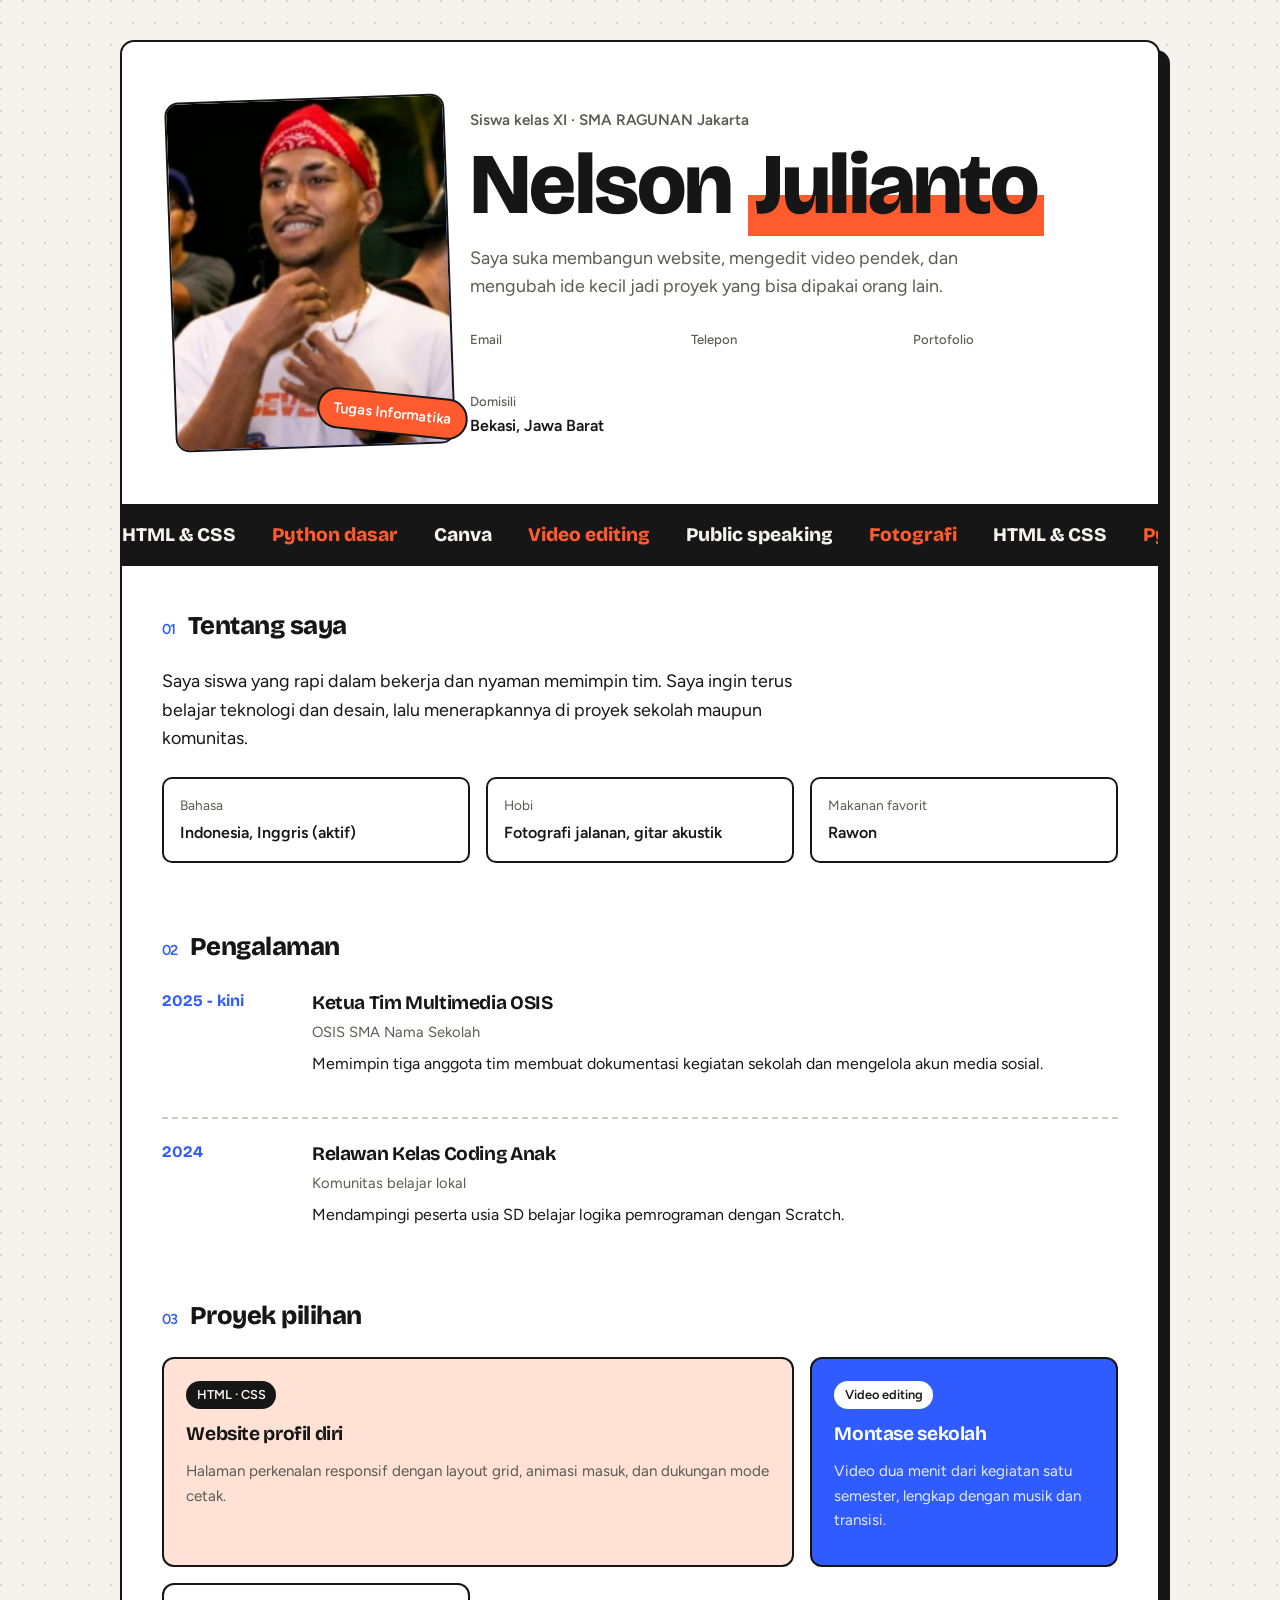
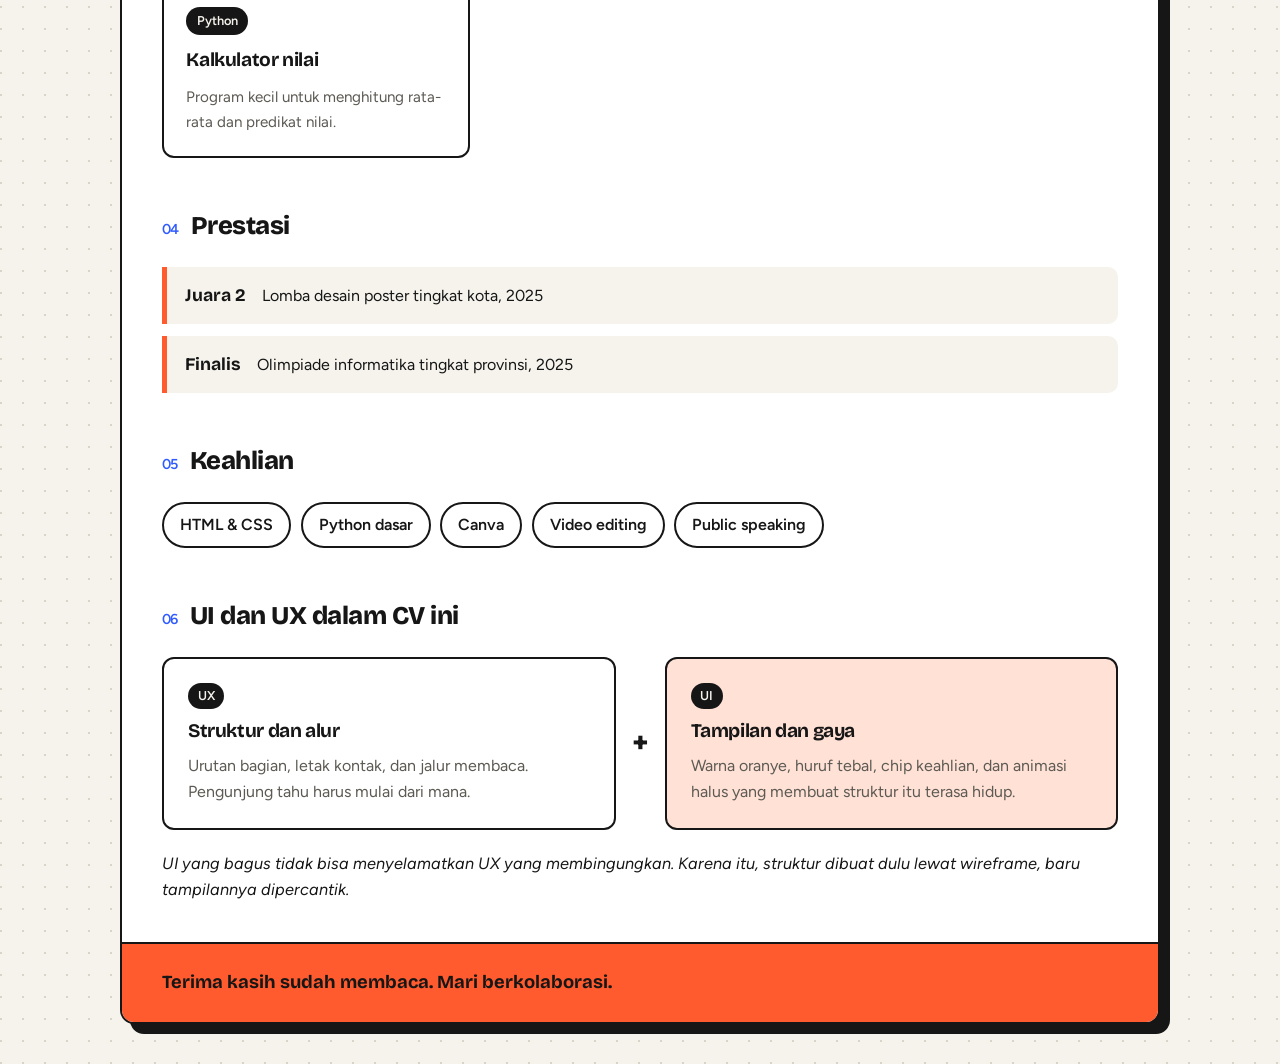
<file: index.html>
<!DOCTYPE html>
<html lang="id">
<head>
  <meta charset="UTF-8">
  <meta name="viewport" content="width=device-width, initial-scale=1.0">
  <title>CV Nama Lengkap - Siswa SMA</title>
  <link rel="preconnect" href="https://fonts.googleapis.com">
  <link rel="preconnect" href="https://fonts.gstatic.com" crossorigin>
  <link href="https://fonts.googleapis.com/css2?family=Bricolage+Grotesque:opsz,wght@12..96,500;12..96,800&family=Figtree:wght@400;500;600&display=swap" rel="stylesheet">
  <link rel="stylesheet" href="style.css">
   <link rel="icon" type="image/png" href="logo.png">
</head>
<body>
  <main class="cv">

    <!-- HERO -->
    <header class="hero">
      <div class="hero-photo">
        <div class="photo-frame">
          
          <a href="index2.html"><img src="nelson.png" alt="Foto Nama Lengkap"> </a >
          <span class="initials" aria-hidden="true">NL</span>
        </div>
        <span class="sticker"><a href="index3.html">Tugas Informatika</a></span>
      </div>

      <div class="hero-text">
        <p class="kicker">Siswa kelas XI · SMA RAGUNAN Jakarta</p>
        <h1>Nelson <span class="mark">Julianto</span></h1>
        <p class="tagline">Saya suka membangun website, mengedit video pendek, dan mengubah ide kecil jadi proyek yang bisa dipakai orang lain.</p>

        <ul class="contact">
          <li><span>Email</span><a href="mailto:nama@email.com">nelson@email.com</a></li>
          <li><span>Telepon</span><a href="tel:+6281234567890">0812-3456-7890</a></li>
          <li><span>Portofolio</span><a href="https://namaku.dev">nelson.dev</a></li>
          <li><span>Domisili</span>Bekasi, Jawa Barat</li>
        </ul>
      </div>
    </header>

    <!-- TICKER KEAHLIAN -->
    <div class="ticker" aria-label="Keahlian">
      <div class="ticker-track">
        <span>HTML &amp; CSS</span><span>Python dasar</span><span>Canva</span><span>Video editing</span><span>Public speaking</span><span>Fotografi</span>
        <span>HTML &amp; CSS</span><span>Python dasar</span><span>Canva</span><span>Video editing</span><span>Public speaking</span><span>Fotografi</span>
      </div>
    </div>

    <!-- KONTEN -->
    <div class="body">

      <section class="about reveal">
        <h2><span class="num">01</span> Tentang saya</h2>
        <p class="lead">Saya siswa yang rapi dalam bekerja dan nyaman memimpin tim. Saya ingin terus belajar teknologi dan desain, lalu menerapkannya di proyek sekolah maupun komunitas.</p>
        <dl class="facts">
          <div><dt>Bahasa</dt><dd>Indonesia, Inggris (aktif)</dd></div>
          <div><dt>Hobi</dt><dd>Fotografi jalanan, gitar akustik</dd></div>
          <div><dt>Makanan favorit</dt><dd>Rawon</dd></div>
        </dl>
      </section>

      <section class="reveal">
        <h2><span class="num">02</span> Pengalaman</h2>
        <ol class="timeline">
          <li>
            <span class="year">2025 - kini</span>
            <div>
              <h3>Ketua Tim Multimedia OSIS</h3>
              <p class="meta">OSIS SMA Nama Sekolah</p>
              <p>Memimpin tiga anggota tim membuat dokumentasi kegiatan sekolah dan mengelola akun media sosial.</p>
            </div>
          </li>
          <li>
            <span class="year">2024</span>
            <div>
              <h3>Relawan Kelas Coding Anak</h3>
              <p class="meta">Komunitas belajar lokal</p>
              <p>Mendampingi peserta usia SD belajar logika pemrograman dengan Scratch.</p>
            </div>
          </li>
        </ol>
      </section>

      <section class="reveal">
        <h2><span class="num">03</span> Proyek pilihan</h2>
        <div class="bento">
          <article class="card card-big">
            <span class="tag">HTML · CSS</span>
            <h3>Website profil diri</h3>
            <p>Halaman perkenalan responsif dengan layout grid, animasi masuk, dan dukungan mode cetak.</p>
          </article>
          <article class="card card-blue">
            <span class="tag">Video editing</span>
            <h3>Montase sekolah</h3>
            <p>Video dua menit dari kegiatan satu semester, lengkap dengan musik dan transisi.</p>
          </article>
          <article class="card">
            <span class="tag">Python</span>
            <h3>Kalkulator nilai</h3>
            <p>Program kecil untuk menghitung rata-rata dan predikat nilai.</p>
          </article>
        </div>
      </section>

      <section class="reveal">
        <h2><span class="num">04</span> Prestasi</h2>
        <ul class="awards">
          <li><strong>Juara 2</strong><span>Lomba desain poster tingkat kota, 2025</span></li>
          <li><strong>Finalis</strong><span>Olimpiade informatika tingkat provinsi, 2025</span></li>
        </ul>
      </section>

      <section class="reveal skills-block">
        <h2><span class="num">05</span> Keahlian</h2>
        <ul class="chips">
          <li>HTML &amp; CSS</li>
          <li>Python dasar</li>
          <li>Canva</li>
          <li>Video editing</li>
          <li>Public speaking</li>
        </ul>
      </section>

      <section class="reveal">
        <h2><span class="num">06</span> UI dan UX dalam CV ini</h2>
        <div class="uxui">
          <div class="uxui-col ux">
            <span class="uxui-label">UX</span>
            <h3>Struktur dan alur</h3>
            <p>Urutan bagian, letak kontak, dan jalur membaca. Pengunjung tahu harus mulai dari mana.</p>
          </div>
          <div class="uxui-join" aria-hidden="true">+</div>
          <div class="uxui-col ui">
            <span class="uxui-label">UI</span>
            <h3>Tampilan dan gaya</h3>
            <p>Warna oranye, huruf tebal, chip keahlian, dan animasi halus yang membuat struktur itu terasa hidup.</p>
          </div>
        </div>
        <p class="uxui-note">UI yang bagus tidak bisa menyelamatkan UX yang membingungkan. Karena itu, struktur dibuat dulu lewat wireframe, baru tampilannya dipercantik.</p>
      </section>

    </div>

    <footer class="foot">
      <p>Terima kasih sudah membaca. Mari berkolaborasi.</p>
    </footer>
  </main>
</body>
</html>
</file>
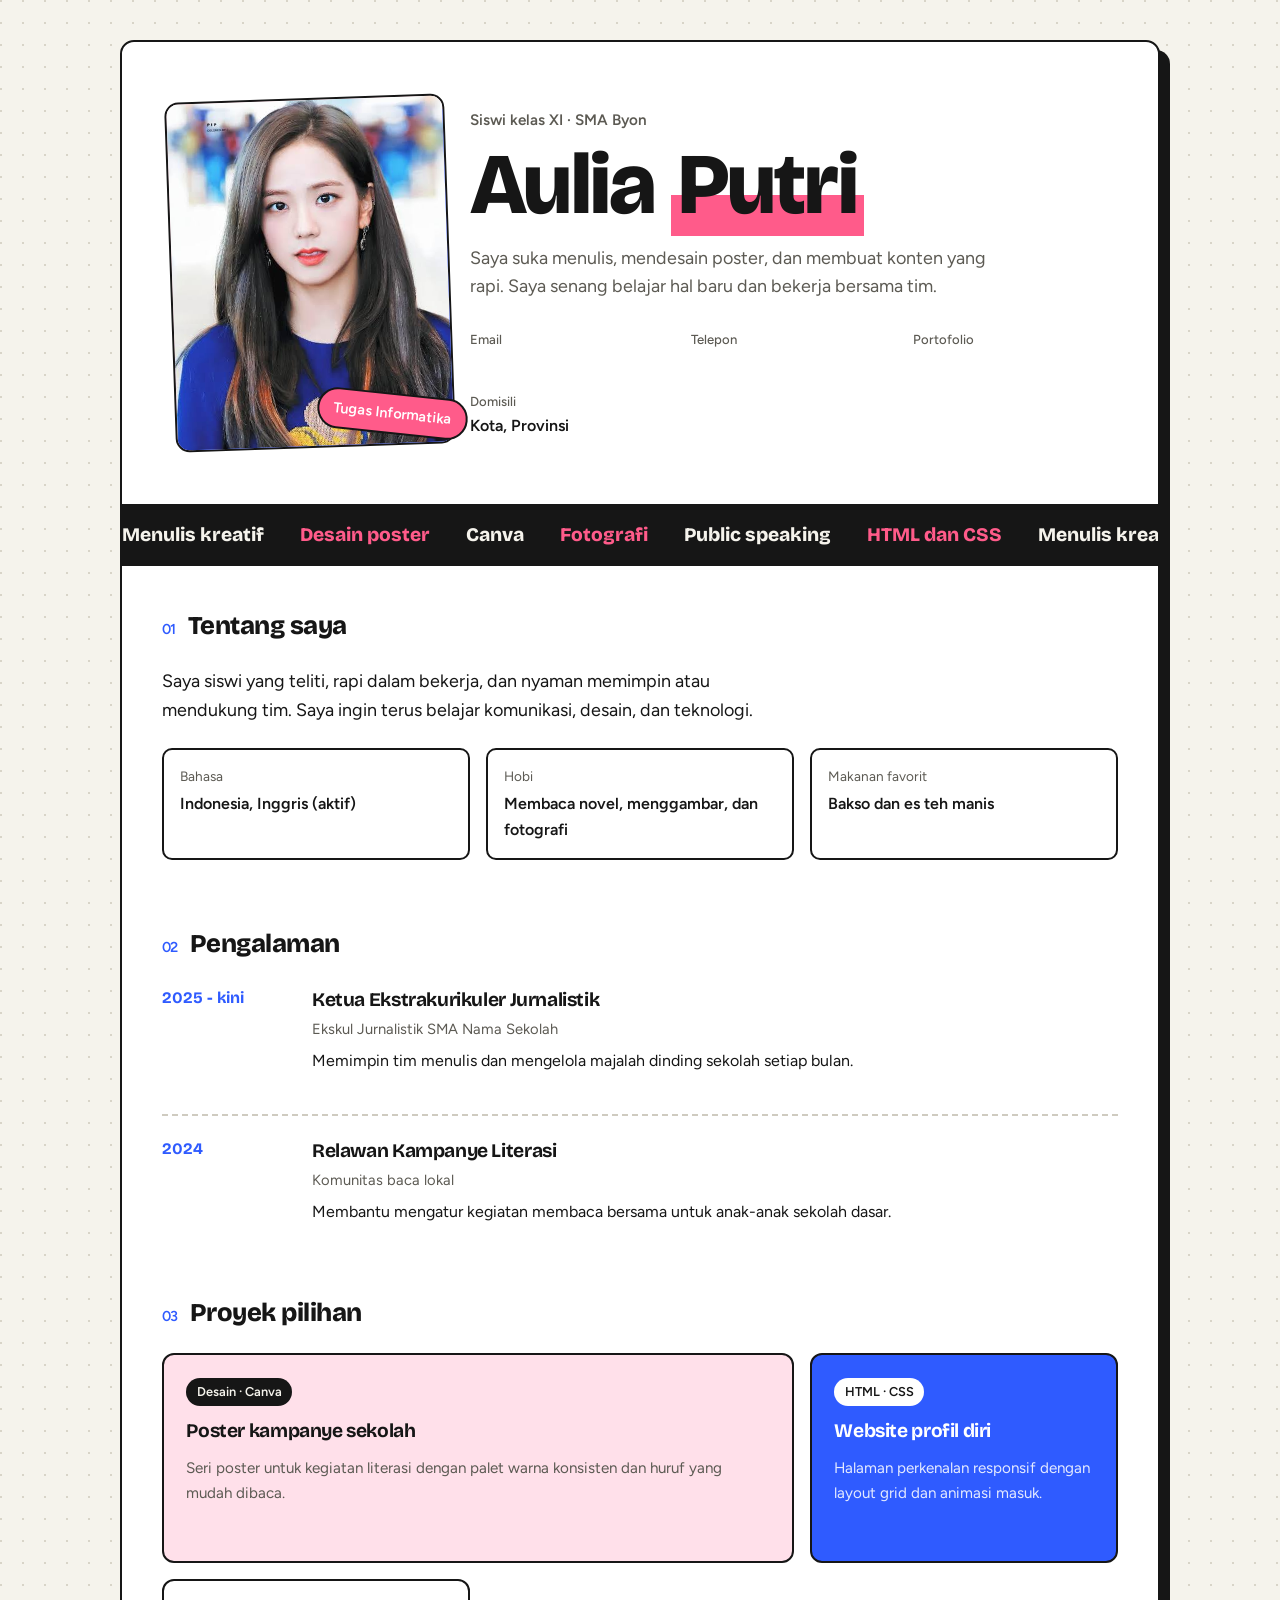
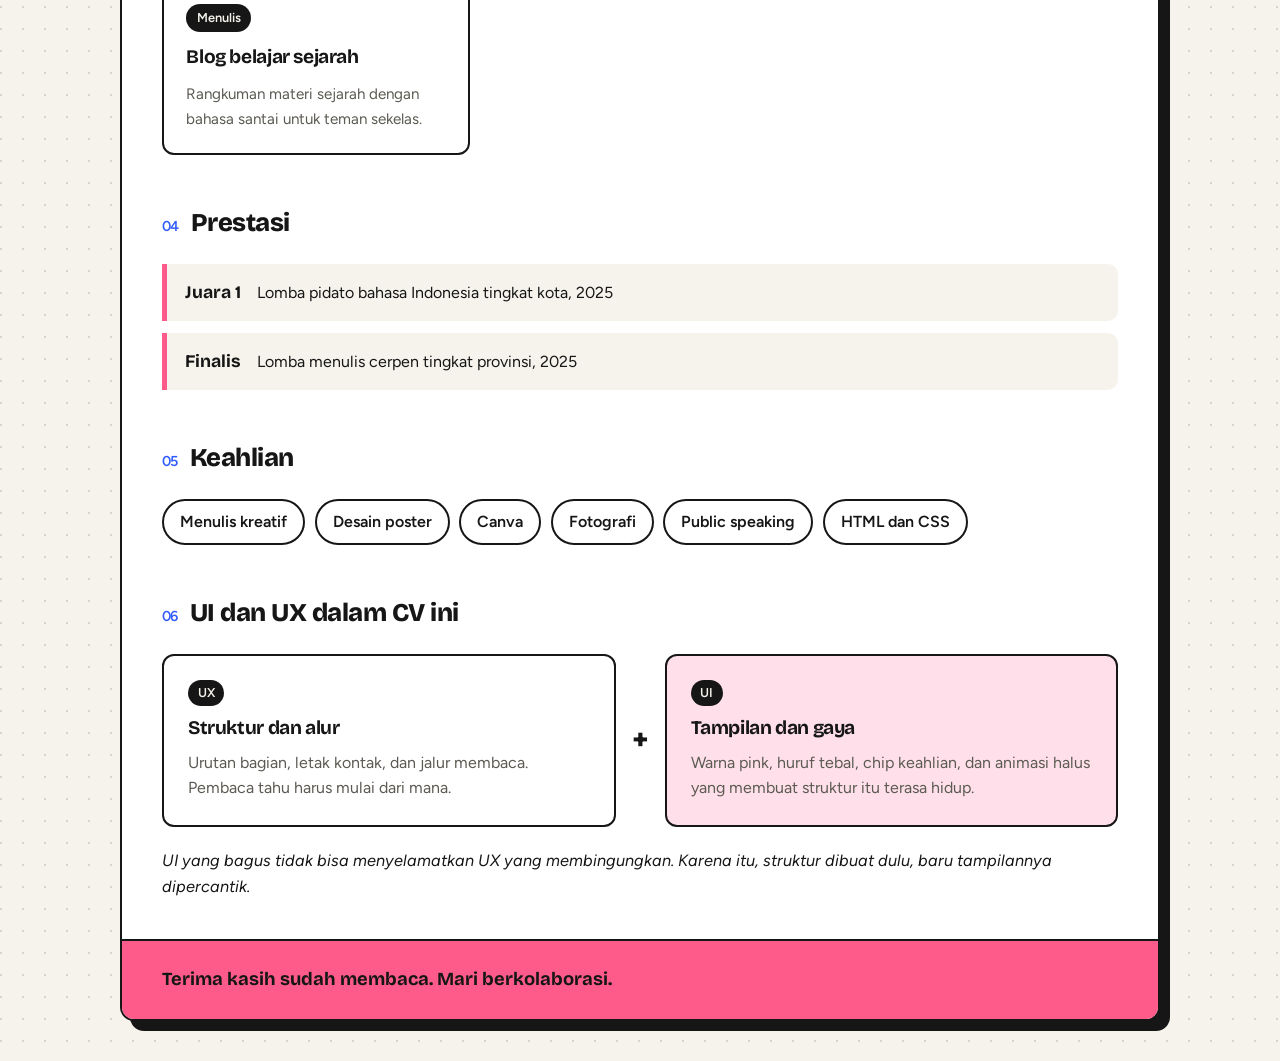
<file: index2.html>
<!DOCTYPE html>
<html lang="id">
<head>
  <meta charset="UTF-8">
  <meta name="viewport" content="width=device-width, initial-scale=1.0">
  <title>CV Aulia Putri - Siswi SMA</title>
  <link rel="preconnect" href="https://fonts.googleapis.com">
  <link rel="preconnect" href="https://fonts.gstatic.com" crossorigin>
  <link href="https://fonts.googleapis.com/css2?family=Bricolage+Grotesque:opsz,wght@12..96,500;12..96,800&family=Figtree:wght@400;500;600&display=swap" rel="stylesheet">
  <link rel="stylesheet" href="style2.css">
   <link rel="icon" type="image/png" href="logo.png">
</head>
<body>
  <main class="cv">

    <!-- HERO -->
    <header class="hero">
      <div class="hero-photo">
        <div class="photo-frame">
         
         <a href="index.html"> <img src="images.jfif"> </a>
          <span class="initials" aria-hidden="true">AP</span>
        </div>
        <span class="sticker"><a href="index3.html">Tugas Informatika </a></span>
      </div>

      <div class="hero-text">
        <p class="kicker">Siswi kelas XI · SMA Byon</p>
        <h1>Aulia <span class="mark">Putri</span></h1>
        <p class="tagline">Saya suka menulis, mendesain poster, dan membuat konten yang rapi. Saya senang belajar hal baru dan bekerja bersama tim.</p>

        <ul class="contact">
          <li><span>Email</span><a href="mailto:aulia@email.com">aulia@email.com</a></li>
          <li><span>Telepon</span><a href="tel:+6281234567891">0812-3456-7891</a></li>
          <li><span>Portofolio</span><a href="https://auliaputri.dev">auliaputri.dev</a></li>
          <li><span>Domisili</span>Kota, Provinsi</li>
        </ul>
      </div>
    </header>

    <!-- TICKER KEAHLIAN -->
    <div class="ticker" aria-label="Keahlian">
      <div class="ticker-track">
        <span>Menulis kreatif</span><span>Desain poster</span><span>Canva</span><span>Fotografi</span><span>Public speaking</span><span>HTML dan CSS</span>
        <span>Menulis kreatif</span><span>Desain poster</span><span>Canva</span><span>Fotografi</span><span>Public speaking</span><span>HTML dan CSS</span>
      </div>
    </div>

    <!-- KONTEN -->
    <div class="body">

      <section class="reveal">
        <h2><span class="num">01</span> Tentang saya</h2>
        <p class="lead">Saya siswi yang teliti, rapi dalam bekerja, dan nyaman memimpin atau mendukung tim. Saya ingin terus belajar komunikasi, desain, dan teknologi.</p>
        <dl class="facts">
          <div><dt>Bahasa</dt><dd>Indonesia, Inggris (aktif)</dd></div>
          <div><dt>Hobi</dt><dd>Membaca novel, menggambar, dan fotografi</dd></div>
          <div><dt>Makanan favorit</dt><dd>Bakso dan es teh manis</dd></div>
        </dl>
      </section>

      <section class="reveal">
        <h2><span class="num">02</span> Pengalaman</h2>
        <ol class="timeline">
          <li>
            <span class="year">2025 - kini</span>
            <div>
              <h3>Ketua Ekstrakurikuler Jurnalistik</h3>
              <p class="meta">Ekskul Jurnalistik SMA Nama Sekolah</p>
              <p>Memimpin tim menulis dan mengelola majalah dinding sekolah setiap bulan.</p>
            </div>
          </li>
          <li>
            <span class="year">2024</span>
            <div>
              <h3>Relawan Kampanye Literasi</h3>
              <p class="meta">Komunitas baca lokal</p>
              <p>Membantu mengatur kegiatan membaca bersama untuk anak-anak sekolah dasar.</p>
            </div>
          </li>
        </ol>
      </section>

      <section class="reveal">
        <h2><span class="num">03</span> Proyek pilihan</h2>
        <div class="bento">
          <article class="card card-big">
            <span class="tag">Desain · Canva</span>
            <h3>Poster kampanye sekolah</h3>
            <p>Seri poster untuk kegiatan literasi dengan palet warna konsisten dan huruf yang mudah dibaca.</p>
          </article>
          <article class="card card-blue">
            <span class="tag">HTML · CSS</span>
            <h3>Website profil diri</h3>
            <p>Halaman perkenalan responsif dengan layout grid dan animasi masuk.</p>
          </article>
          <article class="card">
            <span class="tag">Menulis</span>
            <h3>Blog belajar sejarah</h3>
            <p>Rangkuman materi sejarah dengan bahasa santai untuk teman sekelas.</p>
          </article>
        </div>
      </section>

      <section class="reveal">
        <h2><span class="num">04</span> Prestasi</h2>
        <ul class="awards">
          <li><strong>Juara 1</strong><span>Lomba pidato bahasa Indonesia tingkat kota, 2025</span></li>
          <li><strong>Finalis</strong><span>Lomba menulis cerpen tingkat provinsi, 2025</span></li>
        </ul>
      </section>

      <section class="reveal skills-block">
        <h2><span class="num">05</span> Keahlian</h2>
        <ul class="chips">
          <li>Menulis kreatif</li>
          <li>Desain poster</li>
          <li>Canva</li>
          <li>Fotografi</li>
          <li>Public speaking</li>
          <li>HTML dan CSS</li>
        </ul>
      </section>

      <section class="reveal">
        <h2><span class="num">06</span> UI dan UX dalam CV ini</h2>
        <div class="uxui">
          <div class="uxui-col ux">
            <span class="uxui-label">UX</span>
            <h3>Struktur dan alur</h3>
            <p>Urutan bagian, letak kontak, dan jalur membaca. Pembaca tahu harus mulai dari mana.</p>
          </div>
          <div class="uxui-join" aria-hidden="true">+</div>
          <div class="uxui-col ui">
            <span class="uxui-label">UI</span>
            <h3>Tampilan dan gaya</h3>
            <p>Warna pink, huruf tebal, chip keahlian, dan animasi halus yang membuat struktur itu terasa hidup.</p>
          </div>
        </div>
        <p class="uxui-note">UI yang bagus tidak bisa menyelamatkan UX yang membingungkan. Karena itu, struktur dibuat dulu, baru tampilannya dipercantik.</p>
      </section>

    </div>

    <footer class="foot">
      <p>Terima kasih sudah membaca. Mari berkolaborasi.</p>
    </footer>
  </main>
</body>
</html>
</file>
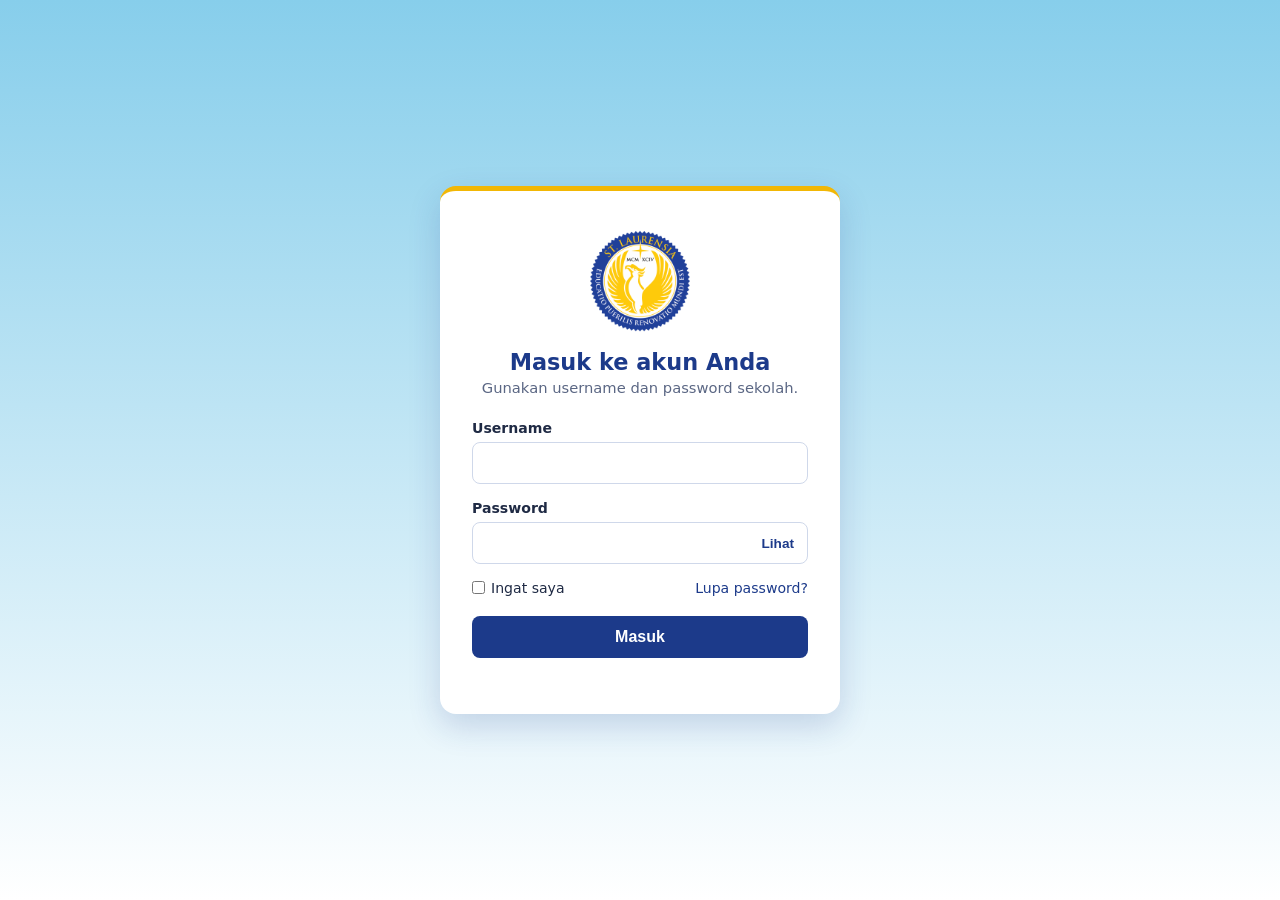
<file: index3.html>
<!DOCTYPE html>
<html lang="id">
<head>
<meta charset="UTF-8">
<meta name="viewport" content="width=device-width, initial-scale=1">
<title>Login - Santa Laurensia</title>
<link rel="stylesheet" href="style3.css">
 <link rel="icon" type="image/png" href="logo.png">
</head>
<body>
  <main class="card">
    <img class="logo" alt="Logo Santa Laurensia" src="logo.png">
    <h1>Masuk ke akun Anda</h1>
    <p class="sub">Gunakan username dan password sekolah.</p>

    <form id="loginForm" novalidate>
      <div class="field">
        <label for="username">Username</label>
        <input type="text" id="username" name="username">
      </div>
      <div class="field">
        <label for="password">Password</label>
        <div class="pw">
          <input type="password" id="password" name="password" >
          <button type="button" class="toggle" id="toggle" aria-label="Tampilkan password">Lihat</button>
        </div>
      </div>
      <div class="row">
        <label><input type="checkbox" name="remember"> Ingat saya</label>
        <a href="#">Lupa password?</a>
      </div>
      

      <button type="submit" class="login" ><a href="index.html">Masuk </a></button> 
      <p class="msg" id="msg" role="alert"></p>
    </form>
  </main>


</body>
</html>
</file>
<file: style.css>
/* ===== Palet dan font ===== */
:root {
  --paper: #f5f3ec;
  --card: #ffffff;
  --ink: #161616;
  --muted: #5c5a53;
  --accent: #ff5b2e;
  --accent-soft: #ffe1d6;
  --blue: #2f5bff;

  --font-head: "Bricolage Grotesque", "Trebuchet MS", sans-serif;
  --font-body: "Figtree", "Segoe UI", system-ui, sans-serif;

  --ease-out: cubic-bezier(0.2, 0.8, 0.2, 1);
}

*,
*::before,
*::after {
  box-sizing: border-box;
}

html {
  scroll-behavior: smooth;
}

body {
  margin: 0;
  padding: 2.5rem 1rem;
  background:
    radial-gradient(circle at 1px 1px, #d8d4c8 1px, transparent 0) 0 0 / 22px 22px,
    var(--paper);
  color: var(--ink);
  font-family: var(--font-body);
  line-height: 1.6;
}

ul,
ol {
  margin: 0;
  padding: 0;
  list-style: none;
}

h1,
h2,
h3 {
  margin: 0;
  font-family: var(--font-head);
  letter-spacing: -0.02em;
}

p {
  margin: 0;
}

a {
  color: inherit;
  text-underline-offset: 3px;
}

a:focus-visible {
  outline: 3px solid var(--blue);
  outline-offset: 3px;
  border-radius: 3px;
}

/* ===== Wadah ===== */
.cv {
  max-width: 1040px;
  margin: 0 auto;
  background: var(--card);
  border: 2px solid var(--ink);
  border-radius: 14px;
  box-shadow: 10px 10px 0 var(--ink);
  overflow: hidden;
}

/* ===== Hero ===== */
.hero {
  display: grid;
  gap: 2.5rem;
  padding: 3rem 2.5rem;
  border-bottom: 2px solid var(--ink);
}

.hero-photo {
  position: relative;
  justify-self: center;
  width: min(280px, 70vw);
}

.photo-frame {
  position: relative;
  aspect-ratio: 4 / 5;
  border: 2px solid var(--ink);
  border-radius: 14px;
  background: var(--accent-soft);
  overflow: hidden;
  transform: rotate(-2deg);
  transition: transform 0.5s var(--ease-out);
}

.photo-frame::after {
  /* blok aksen di belakang foto */
  content: "";
  position: absolute;
  inset: 14px -14px -14px 14px;
  background: var(--blue);
  border-radius: 14px;
  z-index: -1;
}

.photo-frame {
  isolation: isolate;
}

.photo-frame img {
  width: 100%;
  height: 100%;
  object-fit: cover;
  display: block;
}

.initials {
  position: absolute;
  inset: 0;
  display: none;
  align-items: center;
  justify-content: center;
  font-family: var(--font-head);
  font-weight: 800;
  font-size: 4rem;
  color: var(--ink);
}

.photo-frame.no-photo .initials {
  display: flex;
}

.hero-photo:hover .photo-frame {
  transform: rotate(0deg) scale(1.02);
}

.sticker {
  position: absolute;
  right: -18px;
  bottom: 14px;
  padding: 0.45rem 0.9rem;
  background: var(--accent);
  color: var(--ink);
  border: 2px solid var(--ink);
  border-radius: 999px;
  font-weight: 600;
  font-size: 0.9rem;
  transform: rotate(6deg);
  white-space: nowrap;
}

.kicker {
  color: var(--muted);
  font-weight: 600;
  font-size: 0.95rem;
  margin-bottom: 0.75rem;
}

.hero h1 {
  font-weight: 800;
  font-size: clamp(2.8rem, 8vw, 5.4rem);
  line-height: 0.95;
}

.mark {
  background: linear-gradient(transparent 60%, var(--accent) 60%);
  background-size: 0% 100%;
  background-repeat: no-repeat;
  padding: 0 0.08em;
}

.tagline {
  margin-top: 1.1rem;
  max-width: 34rem;
  color: var(--muted);
  font-size: 1.12rem;
}

.contact {
  margin-top: 1.75rem;
  display: grid;
  grid-template-columns: repeat(auto-fit, minmax(190px, 1fr));
  gap: 0.9rem 1.5rem;
}

.contact li {
  display: grid;
  gap: 0.05rem;
  font-weight: 600;
  overflow-wrap: anywhere;
}

.contact span {
  color: var(--muted);
  font-size: 0.82rem;
  font-weight: 500;
}

/* ===== Ticker ===== */
.ticker {
  overflow: hidden;
  background: var(--ink);
  color: var(--paper);
  border-bottom: 2px solid var(--ink);
  padding: 0.85rem 0;
}

.ticker-track {
  display: flex;
  width: max-content;
  gap: 2.25rem;
  animation: ticker 28s linear infinite;
}

.ticker-track span {
  font-family: var(--font-head);
  font-weight: 800;
  font-size: 1.2rem;
  white-space: nowrap;
}

.ticker-track span:nth-child(even) {
  color: var(--accent);
}

.ticker:hover .ticker-track {
  animation-play-state: paused;
}

@keyframes ticker {
  to {
    transform: translateX(calc(-50% - 1.125rem));
  }
}

/* ===== Konten ===== */
.body {
  padding: 2.5rem;
  display: grid;
  gap: 3rem;
}

h2 {
  display: flex;
  align-items: baseline;
  gap: 0.75rem;
  margin-bottom: 1.25rem;
  font-weight: 800;
  font-size: 1.6rem;
}

.num {
  font-family: var(--font-body);
  font-weight: 600;
  font-size: 0.9rem;
  color: var(--blue);
}

.lead {
  font-size: 1.12rem;
  max-width: 40rem;
}

.facts {
  margin-top: 1.5rem;
  display: grid;
  grid-template-columns: repeat(auto-fit, minmax(180px, 1fr));
  gap: 1rem;
}

.facts div {
  padding: 1rem;
  border: 2px solid var(--ink);
  border-radius: 10px;
}

.facts dt {
  color: var(--muted);
  font-size: 0.85rem;
}

.facts dd {
  margin: 0.2rem 0 0;
  font-weight: 600;
}


.timeline {
  display: grid;
  gap: 1.25rem;
}

.timeline li {
  display: grid;
  grid-template-columns: 130px 1fr;
  gap: 1.25rem;
  padding: 1.25rem 0;
  border-top: 2px dashed #cfcbc0;
}

.timeline li:first-child {
  border-top: 0;
  padding-top: 0;
}

.year {
  font-family: var(--font-head);
  font-weight: 700;
  color: var(--blue);
}

.timeline h3 {
  font-size: 1.2rem;
  font-weight: 700;
}

.meta {
  color: var(--muted);
  font-size: 0.92rem;
  margin: 0.15rem 0 0.4rem;
}

/* Bento proyek */
.bento {
  display: grid;
  gap: 1rem;
  grid-template-columns: repeat(3, 1fr);
}

.card {
  display: grid;
  gap: 0.6rem;
  align-content: start;
  padding: 1.4rem;
  border: 2px solid var(--ink);
  border-radius: 12px;
  background: var(--card);
  transition: transform 0.35s var(--ease-out), box-shadow 0.35s var(--ease-out);
}

.card:hover {
  transform: translate(-4px, -4px);
  box-shadow: 6px 6px 0 var(--ink);
}

.card h3 {
  font-size: 1.2rem;
  font-weight: 700;
}

.card p {
  color: var(--muted);
  font-size: 0.95rem;
}

.card-big {
  grid-column: span 2;
  background: var(--accent-soft);
  min-height: 210px;
}

.card-blue {
  background: var(--blue);
  color: #fff;
  border-color: var(--ink);
}

.card-blue p {
  color: #e4eaff;
}

.card-blue .tag {
  background: #fff;
  color: var(--ink);
}

.tag {
  justify-self: start;
  padding: 0.25rem 0.65rem;
  background: var(--ink);
  color: var(--paper);
  border-radius: 999px;
  font-size: 0.8rem;
  font-weight: 600;
}

/* Prestasi */
.awards {
  display: grid;
  gap: 0.75rem;
}

.awards li {
  display: grid;
  grid-template-columns: auto 1fr;
  gap: 1rem;
  align-items: baseline;
  padding: 0.9rem 1.1rem;
  border-left: 5px solid var(--accent);
  background: var(--paper);
  border-radius: 0 10px 10px 0;
}

.awards strong {
  font-family: var(--font-head);
  font-size: 1.1rem;
}

/* Keahlian */
.chips {
  display: flex;
  flex-wrap: wrap;
  gap: 0.6rem;
}

.chips li {
  padding: 0.5rem 1rem;
  border: 2px solid var(--ink);
  border-radius: 999px;
  font-weight: 600;
  transition: background 0.25s, color 0.25s;
}

.chips li:hover {
  background: var(--ink);
  color: var(--paper);
}

/* Footer */
.foot {
  padding: 1.5rem 2.5rem;
  background: var(--accent);
  border-top: 2px solid var(--ink);
  font-family: var(--font-head);
  font-weight: 700;
  font-size: 1.15rem;
}


.hero-photo,
.kicker,
.hero h1,
.tagline,
.contact {
  animation: rise 0.8s var(--ease-out) both;
}

.hero-photo { animation-delay: 0.05s; }
.kicker { animation-delay: 0.15s; }
.hero h1 { animation-delay: 0.25s; }
.tagline { animation-delay: 0.4s; }
.contact { animation-delay: 0.5s; }

.mark {
  animation: highlight 0.9s var(--ease-out) 0.9s forwards;
}

@keyframes rise {
  from {
    opacity: 0;
    transform: translateY(18px);
  }
}

@keyframes highlight {
  to {
    background-size: 100% 100%;
  }
}

/* Reveal saat section masuk layar (scroll-driven, jika browser mendukung) */
@supports (animation-timeline: view()) {
  .reveal {
    animation: rise-scroll 1s var(--ease-out) both;
    animation-timeline: view();
    animation-range: entry 0% cover 30%;
  }

  @keyframes rise-scroll {
    from {
      opacity: 0;
      transform: translateY(40px);
    }
  }
}

/* ===== Responsif ===== */
@media (min-width: 760px) {
  .hero {
    grid-template-columns: 260px 1fr;
    align-items: center;
    padding: 3.5rem 3rem;
  }

  .hero-photo {
    justify-self: start;
  }
}

@media (max-width: 640px) {
  .bento {
    grid-template-columns: 1fr;
  }

  .card-big {
    grid-column: auto;
  }

  .timeline li {
    grid-template-columns: 1fr;
    gap: 0.25rem;
  }

  .body {
    padding: 1.75rem 1.25rem;
  }

  .hero {
    padding: 2.25rem 1.25rem;
  }

  .sticker {
    right: 0;
  }
}

/* ===== Aksesibilitas: kurangi gerakan ===== */
@media (prefers-reduced-motion: reduce) {
  html {
    scroll-behavior: auto;
  }

  *,
  *::before,
  *::after {
    animation: none !important;
    transition: none !important;
  }

  .mark {
    background-size: 100% 100%;
  }
}

/* ===== Cetak ===== */
@media print {
  body {
    background: #fff;
    padding: 0;
  }

  .cv {
    box-shadow: none;
    border: none;
    border-radius: 0;
  }

  .ticker {
    display: none;
  }

  .reveal,
  .hero * {
    animation: none !important;
  }
}

  a {
    text-decoration: none;
    color: white;
}
.uxui {
  display: grid;
  gap: 1rem;
  align-items: stretch;
}

.uxui-col {
  padding: 1.5rem;
  border: 2px solid var(--ink);
  border-radius: 12px;
  display: grid;
  gap: 0.4rem;
  align-content: start;
}

.uxui-col.ux {
  background: var(--card);
}

.uxui-col.ui {
  background: var(--accent-soft);
}

.uxui-label {
  justify-self: start;
  padding: 0.2rem 0.6rem;
  background: var(--ink);
  color: var(--paper);
  border-radius: 999px;
  font-size: 0.8rem;
  font-weight: 600;
}

.uxui-col h3 {
  font-size: 1.2rem;
  font-weight: 700;
}

.uxui-col p {
  color: var(--muted);
}

.uxui-join {
  justify-self: center;
  font-family: var(--font-head);
  font-weight: 800;
  font-size: 2rem;
  line-height: 1;
}

.uxui-note {
  margin-top: 1.25rem;
  font-size: 1.02rem;
  font-style: italic;
}

@media (min-width: 760px) {
  .uxui {
    grid-template-columns: 1fr auto 1fr;
    align-items: center;
  }
}
</file>
<file: style2.css>
:root {
  --paper: #f5f3ec;
  --card: #ffffff;
  --ink: #161616;
  --muted: #5c5a53;
  --accent: #ff5b8a;
  --accent-soft: #ffe0ea;
  --blue: #2f5bff;

  --font-head: "Bricolage Grotesque", "Trebuchet MS", sans-serif;
  --font-body: "Figtree", "Segoe UI", system-ui, sans-serif;

  --ease-out: cubic-bezier(0.2, 0.8, 0.2, 1);
}

*,
*::before,
*::after {
  box-sizing: border-box;
}

html {
  scroll-behavior: smooth;
}

body {
  margin: 0;
  padding: 2.5rem 1rem;
  background:
    radial-gradient(circle at 1px 1px, #d8d4c8 1px, transparent 0) 0 0 / 22px 22px,
    var(--paper);
  color: var(--ink);
  font-family: var(--font-body);
  line-height: 1.6;
}

ul,
ol {
  margin: 0;
  padding: 0;
  list-style: none;
}

h1,
h2,
h3 {
  margin: 0;
  font-family: var(--font-head);
  letter-spacing: -0.02em;
}

p {
  margin: 0;
}

a {
  color: inherit;
  text-underline-offset: 3px;
}
  a {
    text-decoration: none;
    color: white;
}

a:focus-visible {
  outline: 3px solid var(--blue);
  outline-offset: 3px;
  border-radius: 3px;
}

/* ===== Wadah ===== */
.cv {
  max-width: 1040px;
  margin: 0 auto;
  background: var(--card);
  border: 2px solid var(--ink);
  border-radius: 14px;
  box-shadow: 10px 10px 0 var(--ink);
  overflow: hidden;
}

/* ===== Hero ===== */
.hero {
  display: grid;
  gap: 2.5rem;
  padding: 3rem 2.5rem;
  border-bottom: 2px solid var(--ink);
}

.hero-photo {
  position: relative;
  justify-self: center;
  width: min(280px, 70vw);
}

.photo-frame {
  position: relative;
  aspect-ratio: 4 / 5;
  border: 2px solid var(--ink);
  border-radius: 14px;
  background: var(--accent-soft);
  overflow: hidden;
  transform: rotate(-2deg);
  transition: transform 0.5s var(--ease-out);
}

.photo-frame::after {
  /* blok aksen di belakang foto */
  content: "";
  position: absolute;
  inset: 14px -14px -14px 14px;
  background: var(--blue);
  border-radius: 14px;
  z-index: -1;
}

.photo-frame {
  isolation: isolate;
}

.photo-frame img {
  width: 100%;
  height: 100%;
  object-fit: cover;
  display: block;
}

.initials {
  position: absolute;
  inset: 0;
  display: none;
  align-items: center;
  justify-content: center;
  font-family: var(--font-head);
  font-weight: 800;
  font-size: 4rem;
  color: var(--ink);
}

.photo-frame.no-photo .initials {
  display: flex;
}

.hero-photo:hover .photo-frame {
  transform: rotate(0deg) scale(1.02);
}

.sticker {
  position: absolute;
  right: -18px;
  bottom: 14px;
  padding: 0.45rem 0.9rem;
  background: var(--accent);
  color: var(--ink);
  border: 2px solid var(--ink);
  border-radius: 999px;
  font-weight: 600;
  font-size: 0.9rem;
  transform: rotate(6deg);
  white-space: nowrap;
}

.kicker {
  color: var(--muted);
  font-weight: 600;
  font-size: 0.95rem;
  margin-bottom: 0.75rem;
}

.hero h1 {
  font-weight: 800;
  font-size: clamp(2.8rem, 8vw, 5.4rem);
  line-height: 0.95;
}

.mark {
  background: linear-gradient(transparent 60%, var(--accent) 60%);
  background-size: 0% 100%;
  background-repeat: no-repeat;
  padding: 0 0.08em;
}

.tagline {
  margin-top: 1.1rem;
  max-width: 34rem;
  color: var(--muted);
  font-size: 1.12rem;
}

.contact {
  margin-top: 1.75rem;
  display: grid;
  grid-template-columns: repeat(auto-fit, minmax(190px, 1fr));
  gap: 0.9rem 1.5rem;
}

.contact li {
  display: grid;
  gap: 0.05rem;
  font-weight: 600;
  overflow-wrap: anywhere;
}

.contact span {
  color: var(--muted);
  font-size: 0.82rem;
  font-weight: 500;
}

/* ===== Ticker ===== */
.ticker {
  overflow: hidden;
  background: var(--ink);
  color: var(--paper);
  border-bottom: 2px solid var(--ink);
  padding: 0.85rem 0;
}

.ticker-track {
  display: flex;
  width: max-content;
  gap: 2.25rem;
  animation: ticker 28s linear infinite;
}

.ticker-track span {
  font-family: var(--font-head);
  font-weight: 800;
  font-size: 1.2rem;
  white-space: nowrap;
}

.ticker-track span:nth-child(even) {
  color: var(--accent);
}

.ticker:hover .ticker-track {
  animation-play-state: paused;
}

@keyframes ticker {
  to {
    transform: translateX(calc(-50% - 1.125rem));
  }
}

/* ===== Konten ===== */
.body {
  padding: 2.5rem;
  display: grid;
  gap: 3rem;
}

h2 {
  display: flex;
  align-items: baseline;
  gap: 0.75rem;
  margin-bottom: 1.25rem;
  font-weight: 800;
  font-size: 1.6rem;
}

.num {
  font-family: var(--font-body);
  font-weight: 600;
  font-size: 0.9rem;
  color: var(--blue);
}

.lead {
  font-size: 1.12rem;
  max-width: 40rem;
}

.facts {
  margin-top: 1.5rem;
  display: grid;
  grid-template-columns: repeat(auto-fit, minmax(180px, 1fr));
  gap: 1rem;
}

.facts div {
  padding: 1rem;
  border: 2px solid var(--ink);
  border-radius: 10px;
}

.facts dt {
  color: var(--muted);
  font-size: 0.85rem;
}

.facts dd {
  margin: 0.2rem 0 0;
  font-weight: 600;
}

/* Timeline */
.timeline {
  display: grid;
  gap: 1.25rem;
}

.timeline li {
  display: grid;
  grid-template-columns: 130px 1fr;
  gap: 1.25rem;
  padding: 1.25rem 0;
  border-top: 2px dashed #cfcbc0;
}

.timeline li:first-child {
  border-top: 0;
  padding-top: 0;
}

.year {
  font-family: var(--font-head);
  font-weight: 700;
  color: var(--blue);
}

.timeline h3 {
  font-size: 1.2rem;
  font-weight: 700;
}

.meta {
  color: var(--muted);
  font-size: 0.92rem;
  margin: 0.15rem 0 0.4rem;
}

/* Bento proyek */
.bento {
  display: grid;
  gap: 1rem;
  grid-template-columns: repeat(3, 1fr);
}

.card {
  display: grid;
  gap: 0.6rem;
  align-content: start;
  padding: 1.4rem;
  border: 2px solid var(--ink);
  border-radius: 12px;
  background: var(--card);
  transition: transform 0.35s var(--ease-out), box-shadow 0.35s var(--ease-out);
}

.card:hover {
  transform: translate(-4px, -4px);
  box-shadow: 6px 6px 0 var(--ink);
}

.card h3 {
  font-size: 1.2rem;
  font-weight: 700;
}

.card p {
  color: var(--muted);
  font-size: 0.95rem;
}

.card-big {
  grid-column: span 2;
  background: var(--accent-soft);
  min-height: 210px;
}

.card-blue {
  background: var(--blue);
  color: #fff;
  border-color: var(--ink);
}

.card-blue p {
  color: #e4eaff;
}

.card-blue .tag {
  background: #fff;
  color: var(--ink);
}

.tag {
  justify-self: start;
  padding: 0.25rem 0.65rem;
  background: var(--ink);
  color: var(--paper);
  border-radius: 999px;
  font-size: 0.8rem;
  font-weight: 600;
}

/* Prestasi */
.awards {
  display: grid;
  gap: 0.75rem;
}

.awards li {
  display: grid;
  grid-template-columns: auto 1fr;
  gap: 1rem;
  align-items: baseline;
  padding: 0.9rem 1.1rem;
  border-left: 5px solid var(--accent);
  background: var(--paper);
  border-radius: 0 10px 10px 0;
}

.awards strong {
  font-family: var(--font-head);
  font-size: 1.1rem;
}

/* Keahlian */
.chips {
  display: flex;
  flex-wrap: wrap;
  gap: 0.6rem;
}

.chips li {
  padding: 0.5rem 1rem;
  border: 2px solid var(--ink);
  border-radius: 999px;
  font-weight: 600;
  transition: background 0.25s, color 0.25s;
}

.chips li:hover {
  background: var(--ink);
  color: var(--paper);
}

/* Footer */
.foot {
  padding: 1.5rem 2.5rem;
  background: var(--accent);
  border-top: 2px solid var(--ink);
  font-family: var(--font-head);
  font-weight: 700;
  font-size: 1.15rem;
}

/* ===== Animasi masuk (satu urutan saat halaman dibuka) ===== */
.hero-photo,
.kicker,
.hero h1,
.tagline,
.contact {
  animation: rise 0.8s var(--ease-out) both;
}

.hero-photo { animation-delay: 0.05s; }
.kicker { animation-delay: 0.15s; }
.hero h1 { animation-delay: 0.25s; }
.tagline { animation-delay: 0.4s; }
.contact { animation-delay: 0.5s; }

.mark {
  animation: highlight 0.9s var(--ease-out) 0.9s forwards;
}

@keyframes rise {
  from {
    opacity: 0;
    transform: translateY(18px);
  }
}

@keyframes highlight {
  to {
    background-size: 100% 100%;
  }
}

/* Reveal saat section masuk layar (scroll-driven, jika browser mendukung) */
@supports (animation-timeline: view()) {
  .reveal {
    animation: rise-scroll 1s var(--ease-out) both;
    animation-timeline: view();
    animation-range: entry 0% cover 30%;
  }

  @keyframes rise-scroll {
    from {
      opacity: 0;
      transform: translateY(40px);
    }
  }
}

/* ===== Responsif ===== */
@media (min-width: 760px) {
  .hero {
    grid-template-columns: 260px 1fr;
    align-items: center;
    padding: 3.5rem 3rem;
  }

  .hero-photo {
    justify-self: start;
  }
}

@media (max-width: 640px) {
  .bento {
    grid-template-columns: 1fr;
  }

  .card-big {
    grid-column: auto;
  }

  .timeline li {
    grid-template-columns: 1fr;
    gap: 0.25rem;
  }

  .body {
    padding: 1.75rem 1.25rem;
  }

  .hero {
    padding: 2.25rem 1.25rem;
  }

  .sticker {
    right: 0;
  }
}

/* ===== Aksesibilitas: kurangi gerakan ===== */
@media (prefers-reduced-motion: reduce) {
  html {
    scroll-behavior: auto;
  }

  *,
  *::before,
  *::after {
    animation: none !important;
    transition: none !important;
  }

  .mark {
    background-size: 100% 100%;
  }
}

/* ===== Cetak ===== */
@media print {
  body {
    background: #fff;
    padding: 0;
  }

  .cv {
    box-shadow: none;
    border: none;
    border-radius: 0;
  }

  .ticker {
    display: none;
  }

  .reveal,
  .hero * {
    animation: none !important;
  }
}

/* ===== Bagian UI dan UX ===== */
.uxui {
  display: grid;
  gap: 1rem;
  align-items: stretch;
}

.uxui-col {
  padding: 1.5rem;
  border: 2px solid var(--ink);
  border-radius: 12px;
  display: grid;
  gap: 0.4rem;
  align-content: start;
}

.uxui-col.ux {
  background: var(--card);
}

.uxui-col.ui {
  background: var(--accent-soft);
}

.uxui-label {
  justify-self: start;
  padding: 0.2rem 0.6rem;
  background: var(--ink);
  color: var(--paper);
  border-radius: 999px;
  font-size: 0.8rem;
  font-weight: 600;
}

.uxui-col h3 {
  font-size: 1.2rem;
  font-weight: 700;
}

.uxui-col p {
  color: var(--muted);
}

.uxui-join {
  justify-self: center;
  font-family: var(--font-head);
  font-weight: 800;
  font-size: 2rem;
  line-height: 1;
}

.uxui-note {
  margin-top: 1.25rem;
  font-size: 1.02rem;
  font-style: italic;
}

@media (min-width: 760px) {
  .uxui {
    grid-template-columns: 1fr auto 1fr;
    align-items: center;
  }
}
</file>
<file: style3.css>
:root{
    --sky:#87CEEB;
    --white:#ffffff;
    --navy:#1c3a8a;
    --gold:#f2b705;
    --text:#1f2a44;
    --muted:#5b6784;
    --line:#cfd8ea;
  }
  *{box-sizing:border-box;margin:0;padding:0}
  html{min-height:100%;background:linear-gradient(to bottom,var(--sky) 0%,var(--white) 100%) no-repeat;background-attachment:fixed}
  body{
    min-height:100vh;
    display:flex;align-items:center;justify-content:center;
    padding:24px;
    font-family:"Segoe UI",system-ui,-apple-system,Roboto,Arial,sans-serif;
    color:var(--text);
    background:transparent;
  }
  .card{
    width:100%;max-width:400px;
    background:var(--white);
    border-radius:16px;
    padding:32px 32px 28px;
    box-shadow:0 12px 32px rgba(28,58,138,.18);
    border-top:5px solid var(--gold);
  }
  .logo{display:block;width:112px;height:112px;object-fit:contain;margin:0 auto 14px}
  h1{font-size:1.4rem;text-align:center;color:var(--navy);font-weight:700}
  .sub{text-align:center;color:var(--muted);font-size:.92rem;margin:4px 0 24px}
  label{display:block;font-size:.88rem;font-weight:600;margin-bottom:6px}
  .field{margin-bottom:16px}
  input[type=text],input[type=password]{
    width:100%;padding:11px 12px;font-size:1rem;
    border:1px solid var(--line);border-radius:8px;color:var(--text);background:#fff;
  }
  input:focus{outline:3px solid rgba(242,183,5,.45);border-color:var(--gold)}
  .pw{position:relative}
  .pw input{padding-right:64px}
  .toggle{
    position:absolute;right:6px;top:50%;transform:translateY(-50%);
    border:0;background:none;color:var(--navy);font-weight:600;font-size:.85rem;
    padding:6px 8px;cursor:pointer;border-radius:6px;
  }
  .toggle:focus-visible{outline:3px solid rgba(242,183,5,.45)}
  .row{display:flex;justify-content:space-between;align-items:center;font-size:.88rem;margin:4px 0 20px}
  .row label{display:flex;align-items:center;gap:6px;font-weight:400;margin:0}
  .row a{color:var(--navy);text-decoration:none}
  .row a:hover{text-decoration:underline}
  button.login{
    width:100%;padding:12px;font-size:1rem;font-weight:700;
    background:var(--navy);color:#fff;border:0;border-radius:8px;cursor:pointer;
    transition:background .15s;
  }
  button.login:hover{background:#15307a}
  button.login:focus-visible{outline:3px solid rgba(242,183,5,.6);outline-offset:2px}
  .msg{min-height:1.2em;margin-top:12px;text-align:center;font-size:.88rem;color:#b3261e}

  a {
    text-decoration: none;
    color: white;
}
</file>
